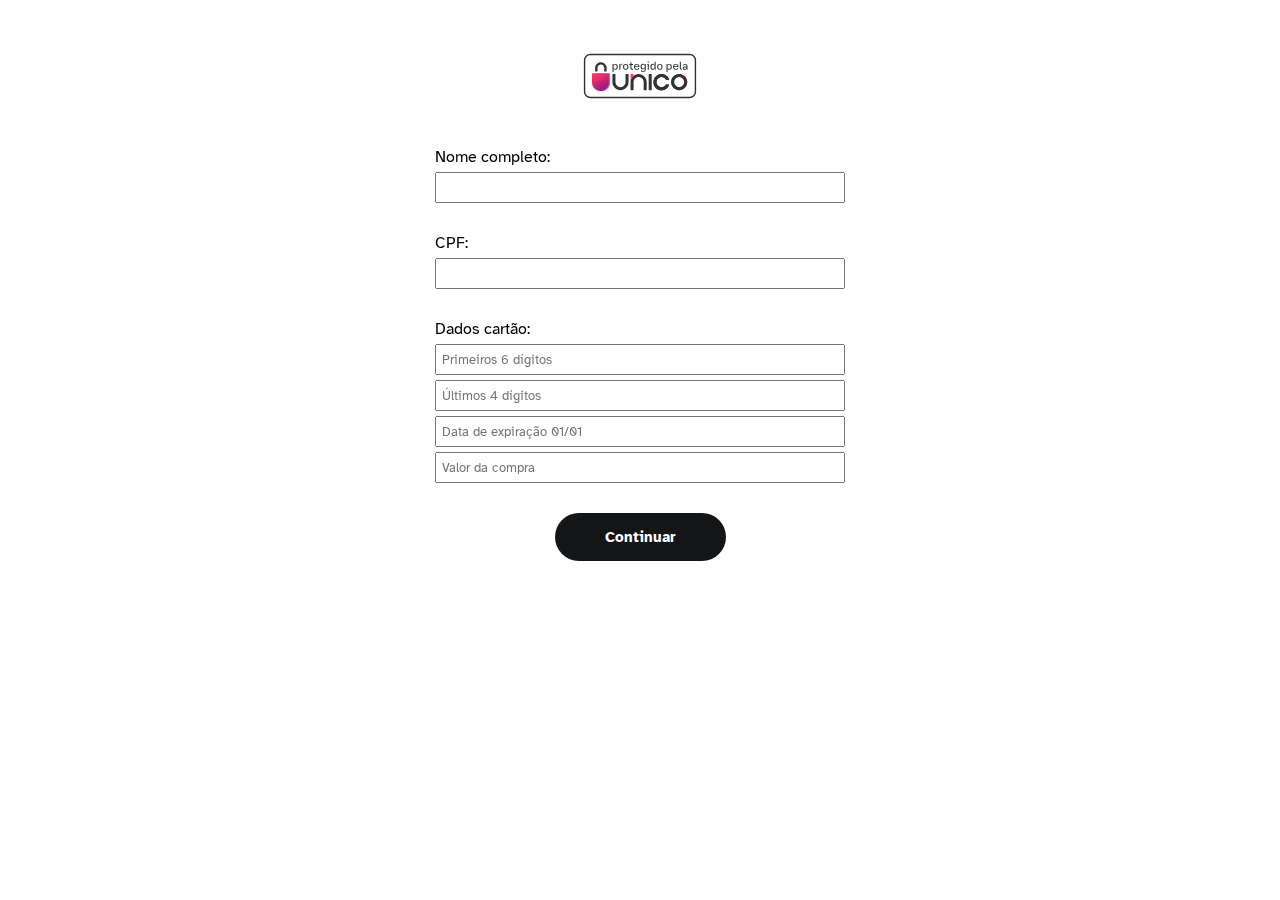
<file: index.html>
<!DOCTYPE html>
<html lang="pt-br">
<head>
    <meta charset="UTF-8">
    <meta http-equiv="X-UA-Compatible" content="IE=edge">
    <meta name="viewport" content="width=device-width, initial-scale=1.0, maximum-scale=1.0, user-scalable=no" />
    <title>unico</title>
    <link rel="stylesheet" href="styles/main.css">
</head>
<body>
  <main>
    <div id="form-container" class="cpf-form is-visible">
      <form action="#" id="form">
        <img src="./images/protegido-pela-unico.svg " alt="selo protegido pela unico" width="120">
        <div class="field-holder">
          <label for="" class="form-label">Nome completo:</label>
          <input type="text" id="field-name">
        </div>
        <div class="field-holder">
          <label for="" class="form-label">CPF:</label>
          <input type="tel" id="field-cpf">
        </div>
        <div class="field-holder">
          <label for="" class="form-label">Dados cartão:</label>
          <input type="number" id="field-first" placeholder="Primeiros 6 dígitos" maxlength="6">
          <input type="number" id="field-last" placeholder="Últimos 4 dígitos" maxlength="4" style="margin-top: 5px">
          <input type="text" id="field-exp" placeholder="Data de expiração 01/01" maxlength="5" style="margin-top: 5px">
          <input type="number" id="field-value" placeholder="Valor da compra" style="margin-top: 5px">
        </div>
        <button type="submit" class="infos-wrapper__main-button">Continuar</button>
      </form>
    </div>
  </main>
  <script src="./js/form.js" type="module"></script>
</body>
</html>
</file>
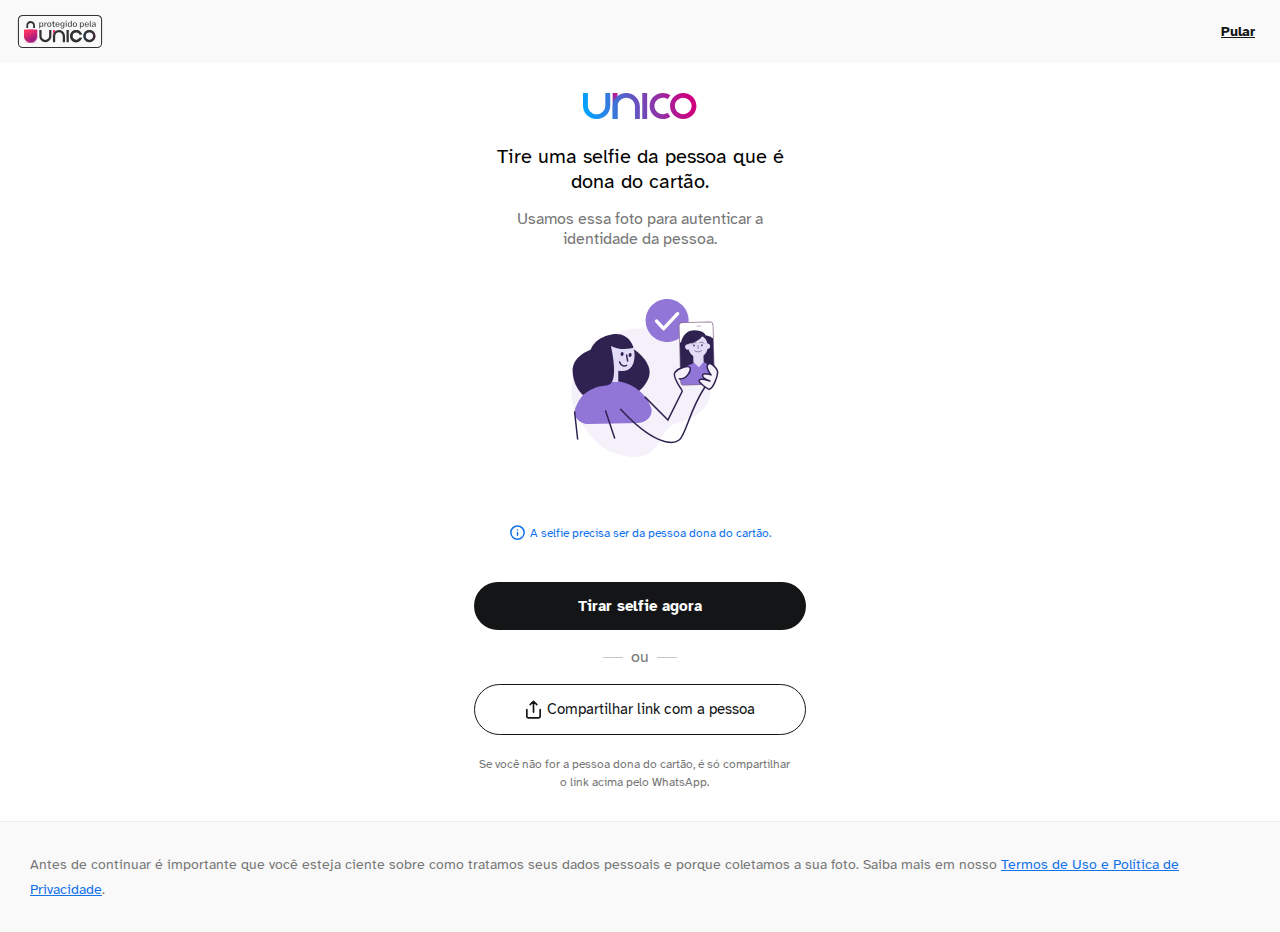
<file: capture.html>
﻿<!DOCTYPE html>
<html lang="pt-br">
<head>
    <meta charset="UTF-8">
    <meta http-equiv="X-UA-Compatible" content="IE=edge">
    <meta name="viewport" content="width=device-width, initial-scale=1.0, maximum-scale=1.0, user-scalable=no" />
    <title>unico</title>
    <link rel="stylesheet" href="styles/tingle.min.css">
    <link rel="stylesheet" href="styles/main.css">
</head>
<body>
    <header>
        <img src="./images/protegido-pela-unico.svg" alt="selo protegido pela unico" width="90">
        <button id="skip-selfie" type="button" class="infos-wrapper__skip-button">Pular</button>
    </header>
    <main>
        <div class="infos-wrapper">
            <!-- your logo here -->
            <img src="./images/logo-empresa.svg" alt="logo">
            <p class="infos-wrapper__title">Tire uma selfie da pessoa que é dona do cartão.</p>
            <p class="infos-wrapper__explain">Usamos essa foto para autenticar a identidade da pessoa.</p>
            <img class="infos-wrapper__image" src="./images/selfie-illustration.svg" alt="">
            <p class="infos-wrapper__subtitle"><img class="infos-wrapper__subtitle_icon" src="./images/information.svg" alt="">A selfie precisa ser da pessoa dona do cartão.</p>
            <div class="infos-wrapper__buttons">
                <button id="take-selfie" type="button" class="infos-wrapper__main-button">Tirar selfie agora</button>
                <p class="infos-wrapper__main-button-or">ou</p>
                <button id="take-link" type="button" class="infos-wrapper__main-button-link"><img class="infos-wrapper__main-button-link-icon" src="./images/share.svg" alt="">Compartilhar link com a pessoa</button>
                <p class="infos-wrapper__main-button-link-explain">Se você não for a pessoa dona do cartão, é só compartilhar o link acima pelo WhatsApp.</p>
            </div>
            <div id="box-camera"></div>
        </div>
        <div id="form-container" class="cpf-form isvisible">
            <form action="#" id="form">
                <img src="./images/protegido-pela-unico.svg " alt="selo protegido pela unico" width="120">
                <div class="field-holder">
                    <label for="" class="form-label">Nome completo:</label>
                    <input type="text" id="field-name">
                </div>
                <div class="field-holder">
                    <label for="" class="form-label">CPF:</label>
                    <input type="tel" id="field-cpf">
                </div>
                <div class="field-holder">
                    <label for="" class="form-label">Dados cartão:</label>
                    <input type="number" id="field-first" placeholder="Primeiros 6 dígitos" maxlength="6">
                    <input type="number" id="field-last" placeholder="Últimos 4 dígitos" maxlength="4" style="margin-top: 5px">
                    <input type="text" id="field-exp" placeholder="Data de expiração 01/01" maxlength="5" style="margin-top: 5px">
                    <input type="number" id="field-value" placeholder="Valor da compra" style="margin-top: 5px">
                </div>
                <button type="submit" class="infos-wrapper__main-button">Continuar</button>
            </form>
        </div>
        <div id="loading-sdk" class="loading-sdk">
            <p>Iniciando câmera...</p>
        </div>
    </main>
    <footer>
        Antes de continuar é importante que você esteja ciente sobre como tratamos seus dados pessoais e porque coletamos a sua foto. Saiba mais em nosso <a href="https://unico.io/privacidade-e-gestao-de-dados/">Termos de Uso e Política de Privacidade</a>.
    </footer>
    <script src="./js/tingle.min.js"></script>
    <script src="./js/main.js" type="module"></script>
</body>
</html>
</file>
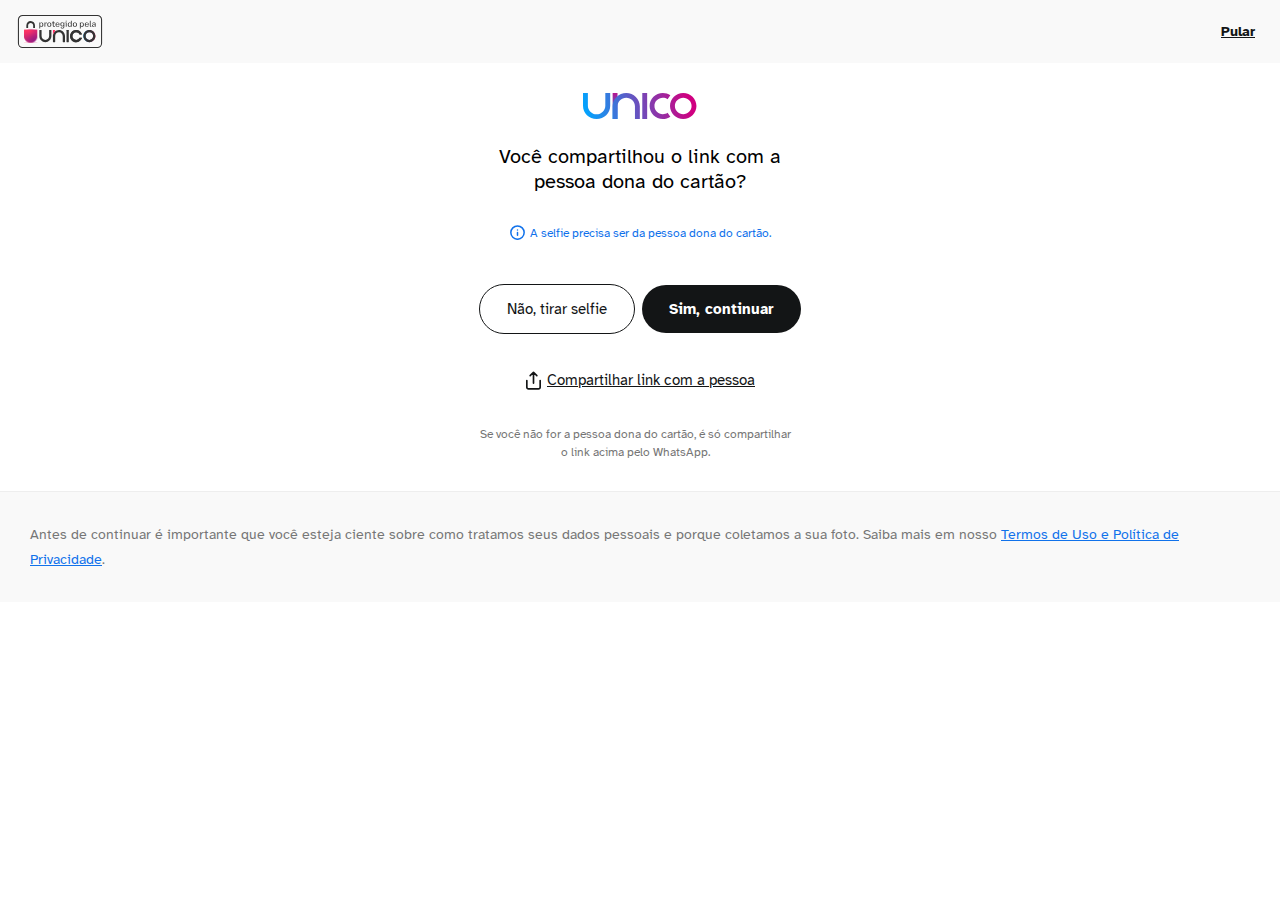
<file: confirm-link.html>
﻿<!DOCTYPE html>
<html lang="pt-br">
<head>
    <meta charset="UTF-8">
    <meta http-equiv="X-UA-Compatible" content="IE=edge">
    <meta name="viewport" content="width=device-width, initial-scale=1.0, maximum-scale=1.0, user-scalable=no" />
    <title>unico</title>
    <link rel="stylesheet" href="styles/tingle.min.css">
    <link rel="stylesheet" href="styles/main.css?v=1000">
</head>
<body>
    <header>
        <img src="./images/protegido-pela-unico.svg" alt="selo protegido pela unico" width="90">
        <button id="skip-selfie" type="button" class="infos-wrapper__skip-button">Pular</button>
    </header>
    <main>
        <div class="infos-wrapper">
            <!-- your logo here -->
            <img src="./images/logo-empresa.svg" alt="logo">
            <p class="infos-wrapper__title">Você compartilhou o link com a pessoa dona do cartão?</p>
            <p class="infos-wrapper__subtitle" style="margin-top: 30px;"><img class="infos-wrapper__subtitle_icon" src="./images/information.svg" alt="">A selfie precisa ser da pessoa dona do cartão.</p>
            <div class="infos-wrapper__buttons">
                <table>
                    <tr>
                        <td>
                            <button id="take-back" type="button" class="infos-wrapper__main-button-back">Não, tirar selfie</button>
                        </td>
                        <td>
                            <button id="take-finish" type="button" class="infos-wrapper__main-button-finish">Sim, continuar</button>
                        </td>
                    </tr>
                </table>
                <button id="take-link" type="button" class="infos-wrapper__main-button-link-simple"><img class="infos-wrapper__main-button-link-icon" src="./images/share.svg" alt="">Compartilhar link com a pessoa</button>
                <p class="infos-wrapper__main-button-link-explain">Se você não for a pessoa dona do cartão, é só compartilhar o link acima pelo WhatsApp.</p>
            </div>
        </div>
    </main>
    <footer>
        Antes de continuar é importante que você esteja ciente sobre como tratamos seus dados pessoais e porque coletamos a sua foto. Saiba mais em nosso <a href="https://unico.io/privacidade-e-gestao-de-dados/">Termos de Uso e Política de Privacidade</a>.
    </footer>
    <script src="./js/tingle.min.js"></script>
    <script src="./js/main.js?v=1000" type="module"></script>
</body>
</html>
</file>
<file: styles/main.css>
@import url("https://fonts.googleapis.com/css2?family=Atkinson+Hyperlegible:wght@400;700&display=swap");

* {
  padding: 0;
  margin: 0;
  font-family: serif;
  font-family: "Atkinson Hyperlegible", sans-serif;
  box-sizing: border-box;
}

body {
  background: #fff;
}

header {
  display: flex;
  justify-content: space-between;
  padding: 12px 15px;
  background: #F9F9F9;
}

main {
  text-align: center;
  padding: 30px 20px 0;
  position: relative;
}

footer {
  border-top: 1px solid #eee;
  font-size: 0.875em;
  color: #767676;
  padding: 30px;
  line-height: 1.8;
  background: #F9F9F9;
}

.fixed-footer {
  position: fixed;
  bottom: 0;
  left: 0;
  right: 0;
  margin-bottom: 0;
}

footer a {
  color: #1172eb;
}

.infos-wrapper {
  display: flex;
  flex-direction: column;
  justify-content: center;
  text-align: center;
  align-items: center;
}

.infos-wrapper__title {
  font-size: 1.25em;
  max-width: 320px;
  display: inline-block;
  margin-top: 25px
}

.infos-wrapper__explain {
  font-size: 0.99em;
  max-width: 320px;
  display: inline-block;
  margin-top: 15px;
  color: #767676;
}

.infos-wrapper__subtitle {
  max-width: 280px;
  display: flex;
  color: #1172EB;
  font-style: normal;
  font-weight: 400;
  font-size: 12px;
  line-height: 18px;
}

.infos-wrapper__subtitle_icon{
  margin-right: 5px;
  position: relative;
}

.infos-wrapper__image {
  display: inline-block;
  margin: 50px 0;
  max-width: 280px;
}

.infos-wrapper__buttons {
  display: flex;
  flex-direction: column;
  margin-top: 40px;
  z-index: 999;
  position: relative;
}

.infos-wrapper__main-button {
  color: #fff;
  background: #131516;
  font-weight: 692;
  display: inline-block;
  font-size: 0.92em;
  text-decoration: none;
  padding: 15px 50px;
  border-radius: 30px;
  border: none;
  cursor: pointer;
}

.infos-wrapper__main-button-link {
  color: #131516;
  background: #fff;
  font-weight: 400;
  display: flex;
  font-size: 0.92em;
  text-decoration: none;
  padding: 15px 50px;
  border-radius: 30px;
  cursor: pointer;
  border: 1px solid #131516;
}

.infos-wrapper__main-button-link-icon {
  margin-right: 5px;
}

.infos-wrapper__main-button-link-simple {
  color: #131516;
  background: #fff;
  font-weight: 400;
  display: flex;
  font-size: 0.92em;
  text-decoration: underline;
  padding: 15px 50px;
  cursor: pointer;
  border: none;
  margin-top: 20px;
}

.infos-wrapper__main-button-link-simple-icon {
  margin-right: 5px;
}

.infos-wrapper__main-button-back {
  color: #131516;
  background: #fff;
  font-weight: 400;
  font-size: 0.92em;
  text-decoration: none;
  padding: 15px 20px;
  border-radius: 30px;
  cursor: pointer;
  border: 1px solid #131516;
  width: 97%;
}

.infos-wrapper__main-button-finish {
  color: #fff;
  background: #131516;
  font-weight: 692;
  font-size: 0.92em;
  text-decoration: none;
  padding: 15px 20px;
  border-radius: 30px;
  border: none;
  cursor: pointer;
  width: 97%;
}

.infos-wrapper__main-button-or {
  font-style: normal;
  font-weight: 400;
  font-size: 16px;
  line-height: 24px;
  color: #767676;
  margin-top: 15px;
  margin-bottom: 15px;
}

.infos-wrapper__main-button-or:before, .infos-wrapper__main-button-or:after {
  background-color: #C6C6C6;
  content: "";
  display: inline-block;
  height: 1px;
  position: relative;
  vertical-align: middle;
  width: 20px;
}

.infos-wrapper__main-button-or:before {
  right: 0.5em;
  margin-left: -20px;
}

.infos-wrapper__main-button-or:after {
  left: 0.5em;
  margin-right: -20px;
}

.infos-wrapper__main-button-link-explain {
  font-style: normal;
  font-weight: 400;
  font-size: 12px;
  line-height: 18px;
  max-width: 320px;
  display: inline-block;
  margin-top: 20px;
  margin-bottom: 30px;
  color: #767676;
}

.infos-wrapper__skip-button {
  color: #131516;
  background-color: transparent;
  padding: 10px;
  border: none;
  cursor: pointer;
  font-size: 0.90em;
  text-decoration-line: underline;
  font-weight: 700;
}

.loading-sdk {
  top: 0;
  left: 0;
  height: 100vh;
  width: 100%;
  z-index: 9999;
  display: none;
  align-items: center;
  justify-content: center;
  color: #fff;
  position: fixed;
  background: rgb(0 0 0 / 60%);
  backdrop-filter: blur(10px);
  -webkit-backdrop-filter: blur(10px);
}

.loading-sdk.is-visible {
  display: flex;
}

.cpf-form {
  position: fixed;
  display: none;
  justify-content: center;
  width: 100%;
  top: 0;
  left: 0;
  height: 100vh;
  z-index: 9999;
}

.cpf-form.is-visible {
  display: flex;
}

.field-holder {
  margin-bottom: 30px;
}

.cpf-form form {
  width: 100%;
  padding: 50px 20px 0;
  max-width: 450px;
}

.cpf-form img {
  margin: 0 0 40px 0;
}

.cpf-form input {
  width: 100%;
  padding: 5px;
}

.form-label {
  display: block;
  text-align: left;
  margin-bottom: 5px;
}

/* SDK */
#DOM_FT_mainInterfaceNonOverlayContainer * {
  font-family: "Atkinson Hyperlegible", sans-serif !important;
}
</file>
<file: styles/tingle.min.css>
.tingle-modal *{box-sizing:border-box}.tingle-modal{position:fixed;top:0;right:0;bottom:0;left:0;z-index:1000;display:flex;visibility:hidden;flex-direction:column;align-items:center;overflow:hidden;-webkit-overflow-scrolling:touch;background:rgba(0,0,0,.9);opacity:0;cursor:url("data:image/svg+xml,%3Csvg width='19' height='19' xmlns='http://www.w3.org/2000/svg'%3E%3Cpath d='M15.514.535l-6.42 6.42L2.677.536a1.517 1.517 0 00-2.14 0 1.517 1.517 0 000 2.14l6.42 6.419-6.42 6.419a1.517 1.517 0 000 2.14 1.517 1.517 0 002.14 0l6.419-6.42 6.419 6.42a1.517 1.517 0 002.14 0 1.517 1.517 0 000-2.14l-6.42-6.42 6.42-6.418a1.517 1.517 0 000-2.14 1.516 1.516 0 00-2.14 0z' fill='%23FFF' fill-rule='nonzero'/%3E%3C/svg%3E"),auto}@supports ((-webkit-backdrop-filter:blur(12px)) or (backdrop-filter:blur(12px))){.tingle-modal{-webkit-backdrop-filter:blur(12px);backdrop-filter:blur(12px)}}.tingle-modal--confirm .tingle-modal-box{text-align:center}.tingle-modal--noOverlayClose{cursor:default}.tingle-modal--noClose .tingle-modal__close{display:none}.tingle-modal__close{position:fixed;top:2.5rem;right:2.5rem;z-index:1000;padding:0;width:2rem;height:2rem;border:none;background-color:transparent;color:#fff;cursor:pointer}.tingle-modal__close svg *{fill:currentColor}.tingle-modal__closeLabel{display:none}.tingle-modal__close:hover{color:#fff}.tingle-modal-box{position:relative;flex-shrink:0;margin-top:auto;margin-bottom:auto;width:60%;border-radius:4px;background:#fff;opacity:1;cursor:auto;will-change:transform,opacity}.tingle-modal-box__content{padding:3rem 3rem}.tingle-modal-box__footer{padding:1.5rem 2rem;width:auto;border-bottom-right-radius:4px;border-bottom-left-radius:4px;background-color:#f5f5f5;cursor:auto}.tingle-modal-box__footer::after{display:table;clear:both;content:""}.tingle-modal-box__footer--sticky{position:fixed;bottom:-200px;z-index:10001;opacity:1;transition:bottom .3s ease-in-out .3s}.tingle-enabled{position:fixed;right:0;left:0;overflow:hidden}.tingle-modal--visible .tingle-modal-box__footer{bottom:0}.tingle-modal--visible{visibility:visible;opacity:1}.tingle-modal--visible .tingle-modal-box{animation:scale .2s cubic-bezier(.68,-.55,.265,1.55) forwards}.tingle-modal--overflow{overflow-y:scroll;padding-top:8vh}.tingle-btn{display:inline-block;margin:0 .5rem;padding:1rem 2rem;border:none;background-color:grey;box-shadow:none;color:#fff;vertical-align:middle;text-decoration:none;font-size:inherit;font-family:inherit;line-height:normal;cursor:pointer;transition:background-color .4s ease}.tingle-btn--primary{background-color:#3498db}.tingle-btn--danger{background-color:#e74c3c}.tingle-btn--default{background-color:#34495e}.tingle-btn--pull-left{float:left}.tingle-btn--pull-right{float:right}@media (max-width :540px){.tingle-modal{top:0;display:block;padding-top:60px;width:100%}.tingle-modal-box{width:auto;border-radius:0}.tingle-modal-box__content{overflow-y:scroll}.tingle-modal--noClose{top:0}.tingle-modal--noOverlayClose{padding-top:0}.tingle-modal-box__footer .tingle-btn{display:block;float:none;margin-bottom:1rem;width:100%}.tingle-modal__close{top:0;right:0;left:0;display:block;width:100%;height:60px;border:none;background-color:#2c3e50;box-shadow:none;color:#fff}.tingle-modal__closeLabel{display:inline-block;vertical-align:middle;font-size:1.6rem;font-family:-apple-system,BlinkMacSystemFont,"Segoe UI",Roboto,Oxygen,Ubuntu,Cantarell,"Fira Sans","Droid Sans","Helvetica Neue",sans-serif}.tingle-modal__closeIcon{display:inline-block;margin-right:.8rem;width:1.6rem;vertical-align:middle;font-size:0}}@keyframes scale{0%{opacity:0;transform:scale(.9)}100%{opacity:1;transform:scale(1)}}
</file>
